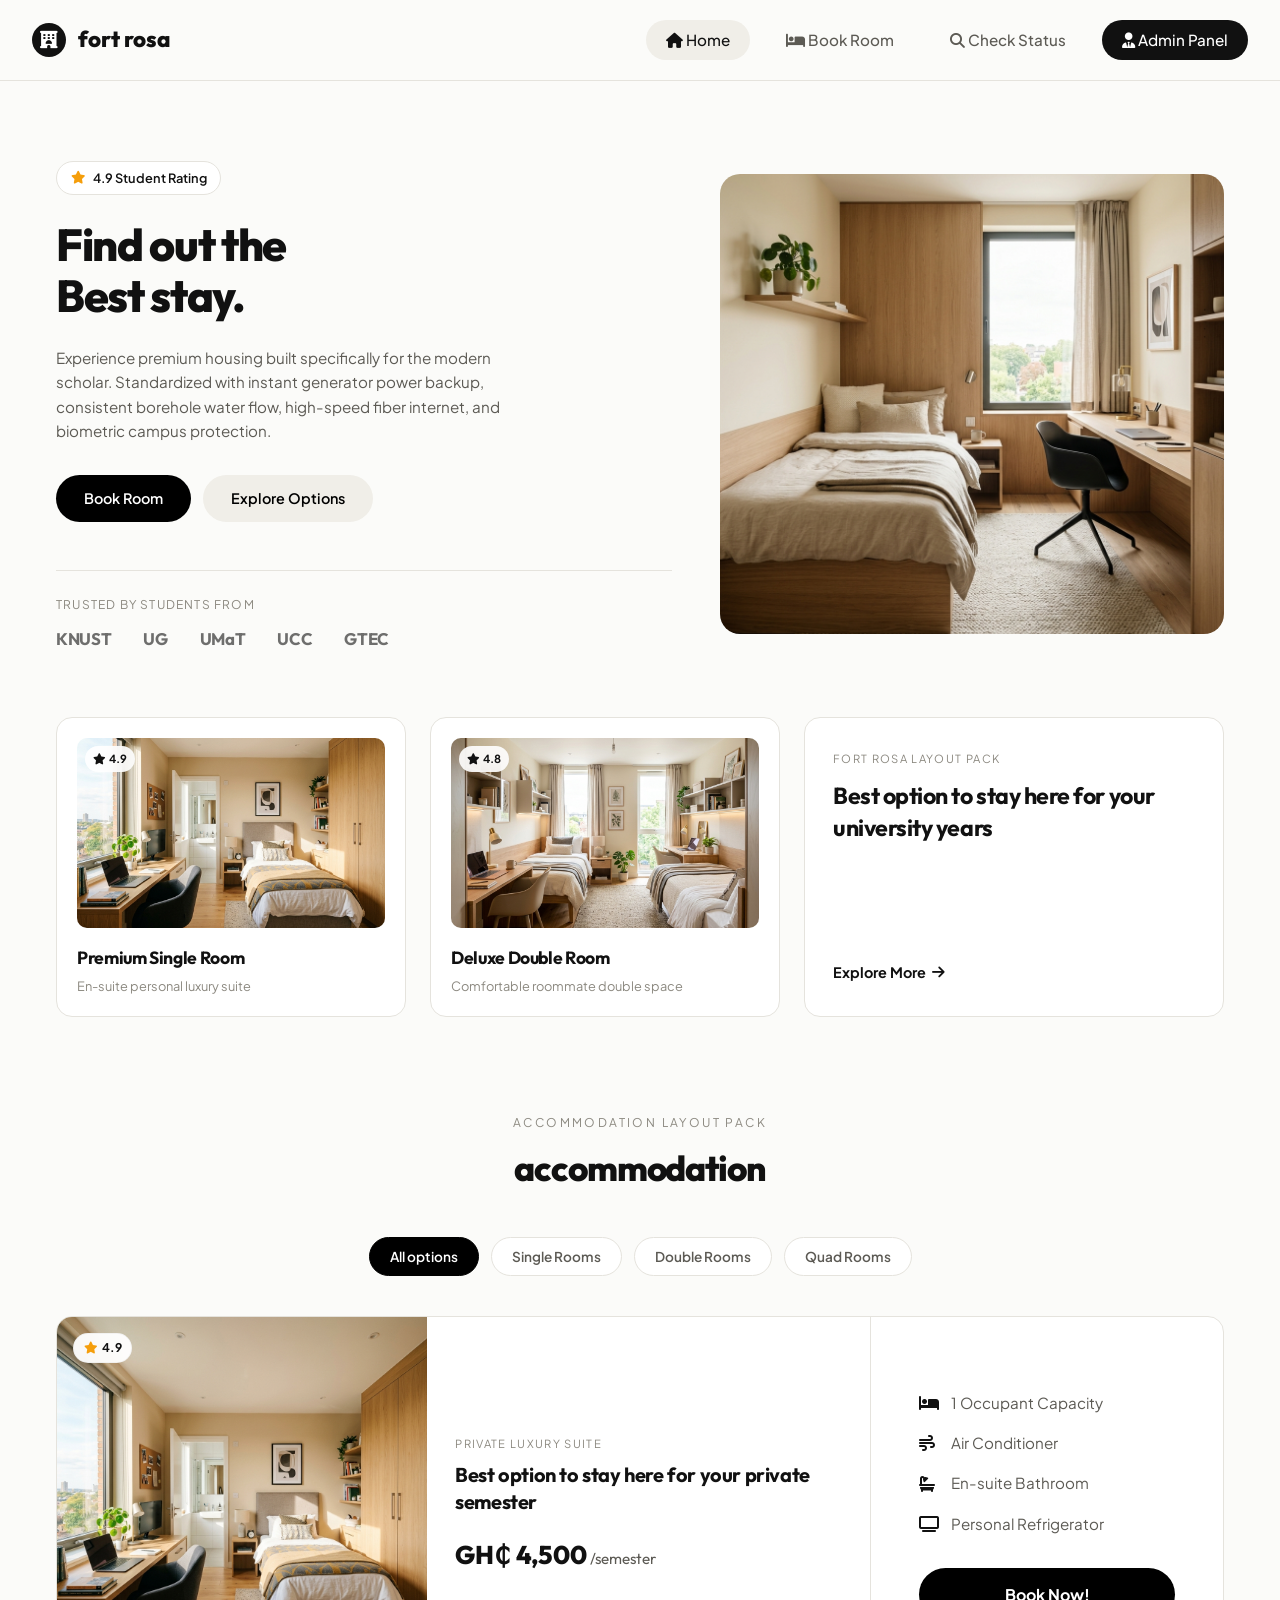
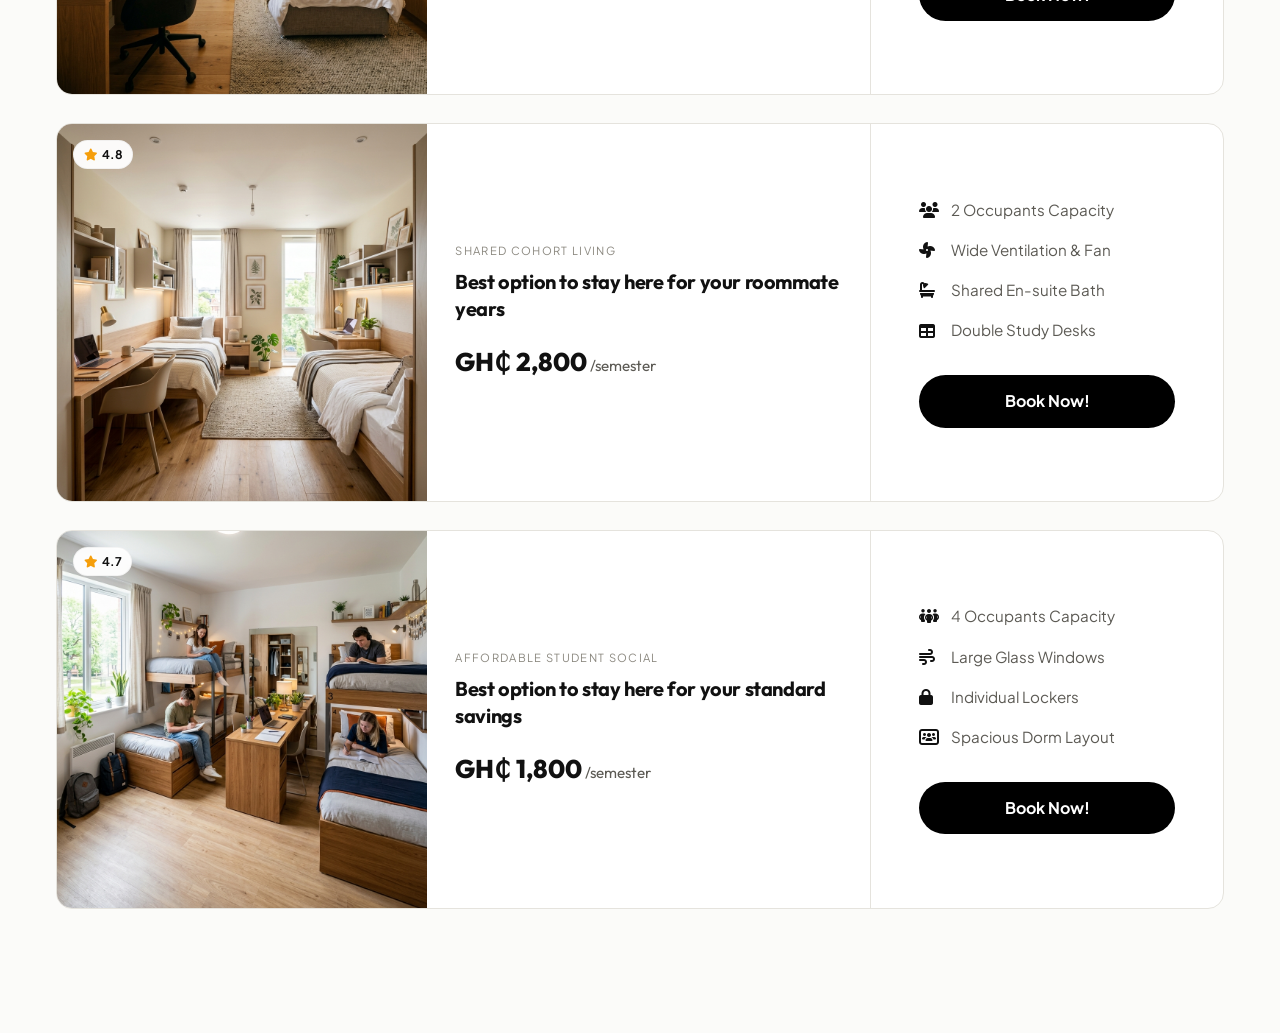
<file: index.html>
<!DOCTYPE html>
<html lang="en">
<head>
  <meta charset="UTF-8">
  <meta name="viewport" content="width=device-width, initial-scale=1.0, maximum-scale=1.0, user-scalable=no">
  <title>Fort Rosa - Premium Student Housing</title>
  <!-- Google Fonts & Font Awesome Icons -->
  <link rel="stylesheet" href="https://cdnjs.cloudflare.com/ajax/libs/font-awesome/6.4.0/css/all.min.css">
  <link rel="stylesheet" href="style.css">
  <link rel="manifest" href="manifest.json">
  <meta name="theme-color" content="#111111">
  <link rel="icon" type="image/svg+xml" href="icon.svg">
  <style>
    html {
      scroll-behavior: smooth;
    }
    
    /* Hero section styles */
    .hero-container {
      display: grid;
      grid-template-columns: 1.1fr 0.9fr;
      gap: 3rem;
      align-items: center;
      padding: 3rem 0 4rem;
    }
    
    .hero-text .rating-badge {
      display: inline-flex;
      align-items: center;
      gap: 0.5rem;
      padding: 0.35rem 0.85rem;
      background: #ffffff;
      border: 1px solid var(--border-color);
      border-radius: 50px;
      font-size: 0.8rem;
      color: #111111;
      font-weight: 600;
      margin-bottom: 1.5rem;
    }
    
    .hero-text .rating-badge i {
      color: #f59e0b;
    }
    
    .hero-text h1 {
      font-size: 2.8rem;
      line-height: 1.15;
      font-weight: 800;
      color: #111111;
      margin-bottom: 1.5rem;
      letter-spacing: -0.03em;
    }
    
    .hero-text p {
      font-size: 0.95rem;
      line-height: 1.6;
      color: var(--text-muted);
      margin-bottom: 2rem;
      max-width: 480px;
    }
    
    .hero-buttons {
      display: flex;
      gap: 0.75rem;
      margin-bottom: 3rem;
    }
    
    .hero-buttons .btn {
      padding: 0.75rem 1.75rem;
      font-size: 0.9rem;
      border-radius: 50px;
    }
    
    .hero-buttons .btn-primary {
      background: #000000;
      color: #ffffff;
    }
    
    .hero-buttons .btn-primary:hover {
      background: #222222;
    }
    
    .hero-buttons .btn-secondary {
      background: #f0eee8;
      color: #000000;
      border: none;
    }
    
    .hero-buttons .btn-secondary:hover {
      background: #e5e3dd;
    }
    
    .trusted-by {
      border-top: 1px solid var(--border-color);
      padding-top: 1.5rem;
    }
    
    .trusted-by span {
      font-size: 0.75rem;
      text-transform: uppercase;
      letter-spacing: 0.1em;
      color: var(--text-dark);
      display: block;
      margin-bottom: 0.75rem;
    }
    
    .logo-row {
      display: flex;
      gap: 2rem;
      align-items: center;
      opacity: 0.6;
    }
    
    .logo-row font {
      font-family: var(--font-title);
      font-weight: 700;
      font-size: 1.05rem;
      color: #111111;
      letter-spacing: -0.02em;
    }
    
    .hero-image-wrapper {
      position: relative;
    }
    
    .hero-image-wrapper img {
      width: 100%;
      height: 460px;
      object-fit: cover;
      border-radius: 20px;
    }
    
    /* Middle Showcase Grid layout */
    .middle-grid {
      display: grid;
      grid-template-columns: 1fr 1fr 1.2fr;
      gap: 1.5rem;
      margin-bottom: 4rem;
      align-items: stretch;
    }
    
    .middle-card {
      background: #ffffff;
      border: 1px solid var(--border-color);
      border-radius: 16px;
      padding: 1.25rem;
      display: flex;
      flex-direction: column;
      transition: var(--transition);
      position: relative;
    }
    
    .middle-card:hover {
      transform: translateY(-4px);
      box-shadow: 0 8px 25px rgba(0, 0, 0, 0.03);
    }
    
    .middle-card img {
      width: 100%;
      height: 190px;
      object-fit: cover;
      border-radius: 10px;
      margin-bottom: 1rem;
    }
    
    .middle-card .rating-tag {
      position: absolute;
      top: 1.75rem;
      left: 1.75rem;
      background: rgba(255, 255, 255, 0.9);
      backdrop-filter: blur(8px);
      padding: 0.25rem 0.5rem;
      border-radius: 50px;
      font-size: 0.7rem;
      font-weight: 700;
      display: flex;
      align-items: center;
      gap: 0.2rem;
      color: #111111;
    }
    
    .middle-card h3 {
      font-size: 1.1rem;
      margin-bottom: 0.2rem;
      color: #111111;
    }
    
    .middle-card p {
      font-size: 0.8rem;
      color: var(--text-dark);
    }
    
    /* Style Vacations Text Card */
    .middle-text-card {
      background: #ffffff;
      border: 1px solid var(--border-color);
      border-radius: 16px;
      padding: 2rem 1.75rem;
      display: flex;
      flex-direction: column;
      justify-content: space-between;
      transition: var(--transition);
    }
    
    .middle-text-card:hover {
      transform: translateY(-4px);
      box-shadow: 0 8px 25px rgba(0, 0, 0, 0.03);
    }
    
    .middle-text-card .sub {
      font-size: 0.7rem;
      text-transform: uppercase;
      letter-spacing: 0.12em;
      color: var(--text-dark);
      margin-bottom: 0.75rem;
      display: block;
    }
    
    .middle-text-card h2 {
      font-size: 1.45rem;
      line-height: 1.35;
      font-weight: 700;
      color: #111111;
      margin-bottom: 1.5rem;
    }
    
    .middle-text-card a {
      font-size: 0.9rem;
      color: #111111;
      text-decoration: none;
      font-weight: 700;
      display: inline-flex;
      align-items: center;
      gap: 0.4rem;
      transition: var(--transition);
    }
    
    .middle-text-card a:hover {
      gap: 0.6rem;
    }
    
    /* Accommodation layout styling */
    .accommodation-section {
      padding: 2rem 0 4rem;
    }
    
    .accommodation-header {
      text-align: center;
      margin-bottom: 2.5rem;
    }
    
    .accommodation-header .sub {
      font-size: 0.75rem;
      text-transform: uppercase;
      letter-spacing: 0.2em;
      color: var(--text-dark);
      margin-bottom: 0.5rem;
      display: block;
    }
    
    .accommodation-header h2 {
      font-size: 2.2rem;
      font-weight: 800;
      letter-spacing: -0.03em;
      color: #111111;
      text-transform: lowercase;
    }
    
    /* Tabs selector mock */
    .mock-tabs {
      display: flex;
      justify-content: center;
      gap: 0.75rem;
      margin-bottom: 2.5rem;
    }
    
    .tab-pill {
      padding: 0.5rem 1.25rem;
      border: 1px solid var(--border-color);
      background: #ffffff;
      border-radius: 50px;
      font-size: 0.85rem;
      font-weight: 600;
      color: var(--text-muted);
      cursor: pointer;
      transition: var(--transition);
    }
    
    .tab-pill.active, .tab-pill:hover {
      background: #000000;
      border-color: #000000;
      color: #ffffff;
    }
    
    /* Horizontal Room Card layouts */
    .horiz-card {
      display: grid;
      grid-template-columns: 1fr 1.2fr 0.95fr;
      background: #ffffff;
      border: 1px solid var(--border-color);
      border-radius: 16px;
      overflow: hidden;
      margin-bottom: 1.75rem;
      transition: var(--transition);
    }
    
    .horiz-card:hover {
      transform: translateY(-4px);
      box-shadow: 0 10px 30px rgba(0, 0, 0, 0.04);
    }
    
    .horiz-img-wrapper {
      position: relative;
      height: 100%;
      min-height: 220px;
    }
    
    .horiz-img-wrapper img {
      width: 100%;
      height: 100%;
      object-fit: cover;
    }
    
    .horiz-img-wrapper .rating-badge {
      position: absolute;
      top: 1rem;
      left: 1rem;
      background: rgba(255, 255, 255, 0.95);
      backdrop-filter: blur(8px);
      padding: 0.25rem 0.6rem;
      border-radius: 50px;
      font-size: 0.75rem;
      font-weight: 700;
      display: flex;
      align-items: center;
      gap: 0.25rem;
      color: #111111;
      border: 1px solid rgba(0,0,0,0.04);
    }
    
    .horiz-img-wrapper .rating-badge i {
      color: #f59e0b;
    }
    
    .horiz-details {
      padding: 1.75rem;
      display: flex;
      flex-direction: column;
      justify-content: center;
      border-right: 1px solid var(--border-color);
    }
    
    .horiz-details .sub {
      font-size: 0.7rem;
      text-transform: uppercase;
      color: var(--text-dark);
      letter-spacing: 0.12em;
      margin-bottom: 0.5rem;
      display: block;
    }
    
    .horiz-details h3 {
      font-size: 1.25rem;
      line-height: 1.35;
      margin-bottom: 1.25rem;
      color: #111111;
    }
    
    .horiz-details .price-row {
      display: flex;
      flex-direction: column;
      gap: 0.2rem;
    }
    
    .horiz-details .price {
      font-size: 1.6rem;
      font-weight: 800;
      color: #111111;
      font-family: var(--font-title);
    }
    
    .horiz-details .price span {
      font-size: 0.95rem;
      color: var(--text-muted);
      font-weight: 400;
    }
    
    .horiz-features {
      padding: 3rem;
      display: flex;
      flex-direction: column;
      justify-content: center;
    }
    
    .horiz-features .spec-grid {
      display: grid;
      grid-template-columns: 1fr;
      gap: 1rem;
      margin-bottom: 2rem;
    }
    
    .spec-item {
      display: flex;
      align-items: center;
      gap: 0.75rem;
      font-size: 0.95rem;
      color: var(--text-muted);
    }
    
    .spec-item i {
      color: #111111;
      font-size: 1rem;
      width: 20px;
    }
    
    .horiz-features .btn-book {
      background: #000000;
      color: #ffffff;
      padding: 0.85rem 1.5rem;
      border-radius: 50px;
      text-align: center;
      text-decoration: none;
      font-weight: 700;
      transition: var(--transition);
    }
    
    .horiz-features .btn-book:hover {
      background: #222222;
      transform: translateY(-2px);
    }
    
    @media (max-width: 968px) {
      .hero-container {
        grid-template-columns: 1fr;
        text-align: center;
        gap: 3rem;
      }
      .hero-text h1 {
        font-size: 3rem;
      }
      .hero-text p {
        margin-left: auto;
        margin-right: auto;
      }
      .hero-buttons {
        justify-content: center;
      }
      .logo-row {
        justify-content: center;
      }
      .middle-grid {
        grid-template-columns: 1fr;
      }
      .horiz-card {
        grid-template-columns: 1fr;
      }
      .horiz-details {
        border-right: none;
        border-bottom: 1px solid var(--border-color);
        padding: 2rem;
      }
      .horiz-features {
        padding: 2rem;
      }
    }
  </style>
</head>
<body>

  <!-- Navigation Bar -->
  <nav class="navbar">
    <a href="index.html" class="logo" id="logoLink">
      <i class="fa-solid fa-hotel"></i>
      fort rosa
    </a>
    <div class="nav-links">
      <a href="index.html" class="active"><i class="fa-solid fa-house"></i> Home</a>
      <a href="bookings.html"><i class="fa-solid fa-bed"></i> Book Room</a>
      <a href="bookings.html?tab=status"><i class="fa-solid fa-magnifying-glass"></i> Check Status</a>
      <a href="login.html" class="btn-portal"><i class="fa-solid fa-user-tie"></i> Admin Panel</a>
    </div>
  </nav>

  <!-- Main Container -->
  <main class="container">

    <!-- HERO SECTION -->
    <section class="hero-container">
      <div class="hero-text">
        <div class="rating-badge">
          <i class="fa-solid fa-star"></i> 4.9 Student Rating
        </div>
        <h1>Find out the<br>Best stay.</h1>
        <p>
          Experience premium housing built specifically for the modern scholar. Standardized with instant generator power backup, consistent borehole water flow, high-speed fiber internet, and biometric campus protection.
        </p>
        <div class="hero-buttons">
          <a href="bookings.html" class="btn btn-primary">Book Room</a>
          <a href="#accommodationSection" class="btn btn-secondary">Explore Options</a>
        </div>
        <div class="trusted-by">
          <span>Trusted by students from</span>
          <div class="logo-row">
            <font>KNUST</font>
            <font>UG</font>
            <font>UMaT</font>
            <font>UCC</font>
            <font>GTEC</font>
          </div>
        </div>
      </div>
      <div class="hero-image-wrapper">
        <!-- Render the generated premium bedroom image -->
        <img src="hero_bedroom.png" alt="Premium Student Room">
      </div>
    </section>

    <!-- MIDDLE CARD SECTION -->
    <section class="middle-grid">
      <!-- Card 1 -->
      <div class="middle-card">
        <div class="rating-tag"><i class="fa-solid fa-star"></i> 4.9</div>
        <img src="room_single.png" alt="Premium Single Room">
        <h3>Premium Single Room</h3>
        <p>En-suite personal luxury suite</p>
      </div>
      <!-- Card 2 -->
      <div class="middle-card">
        <div class="rating-tag"><i class="fa-solid fa-star"></i> 4.8</div>
        <img src="room_double.png" alt="Deluxe Double Room">
        <h3>Deluxe Double Room</h3>
        <p>Comfortable roommate double space</p>
      </div>
      <!-- Card 3 (Vacations Text Card style) -->
      <div class="middle-text-card">
        <div>
          <span class="sub">Fort Rosa Layout Pack</span>
          <h2>Best option to stay here for your university years</h2>
        </div>
        <a href="#accommodationSection">Explore More <i class="fa-solid fa-arrow-right"></i></a>
      </div>
    </section>

    <!-- ACCOMMODATION / PRICING SECTION -->
    <section id="accommodationSection" class="accommodation-section">
      <div class="accommodation-header">
        <span class="sub">Accommodation Layout Pack</span>
        <h2>accommodation</h2>
      </div>

      <!-- Mock tabs selection based on screenshot -->
      <div class="mock-tabs">
        <div class="tab-pill active" data-target="all">All options</div>
        <div class="tab-pill" data-target="single">Single Rooms</div>
        <div class="tab-pill" data-target="double">Double Rooms</div>
        <div class="tab-pill" data-target="quad">Quad Rooms</div>
      </div>

      <!-- Horizontal Option 1: Premium Single -->
      <div class="horiz-card" data-category="single">
        <div class="horiz-img-wrapper">
          <div class="rating-badge"><i class="fa-solid fa-star"></i> 4.9</div>
          <img src="room_single.png" alt="Premium Single Room">
        </div>
        <div class="horiz-details">
          <span class="sub">Private Luxury Suite</span>
          <h3>Best option to stay here for your private semester</h3>
          <div class="price-row">
            <span class="price">GH₵ 4,500<span> /semester</span></span>
          </div>
        </div>
        <div class="horiz-features">
          <div class="spec-grid">
            <div class="spec-item"><i class="fa-solid fa-bed"></i> 1 Occupant Capacity</div>
            <div class="spec-item"><i class="fa-solid fa-wind"></i> Air Conditioner</div>
            <div class="spec-item"><i class="fa-solid fa-bath"></i> En-suite Bathroom</div>
            <div class="spec-item"><i class="fa-solid fa-tv"></i> Personal Refrigerator</div>
          </div>
          <a href="bookings.html?type=Premium+Single" class="btn-book">Book Now!</a>
        </div>
      </div>

      <!-- Horizontal Option 2: Deluxe Double -->
      <div class="horiz-card" data-category="double">
        <div class="horiz-img-wrapper">
          <div class="rating-badge"><i class="fa-solid fa-star"></i> 4.8</div>
          <img src="room_double.png" alt="Deluxe Double Room">
        </div>
        <div class="horiz-details">
          <span class="sub">Shared Cohort Living</span>
          <h3>Best option to stay here for your roommate years</h3>
          <div class="price-row">
            <span class="price">GH₵ 2,800<span> /semester</span></span>
          </div>
        </div>
        <div class="horiz-features">
          <div class="spec-grid">
            <div class="spec-item"><i class="fa-solid fa-users"></i> 2 Occupants Capacity</div>
            <div class="spec-item"><i class="fa-solid fa-fan"></i> Wide Ventilation & Fan</div>
            <div class="spec-item"><i class="fa-solid fa-bath"></i> Shared En-suite Bath</div>
            <div class="spec-item"><i class="fa-solid fa-table"></i> Double Study Desks</div>
          </div>
          <a href="bookings.html?type=Deluxe+Double" class="btn-book">Book Now!</a>
        </div>
      </div>

      <!-- Horizontal Option 3: Standard Quad -->
      <div class="horiz-card" data-category="quad">
        <div class="horiz-img-wrapper">
          <div class="rating-badge"><i class="fa-solid fa-star"></i> 4.7</div>
          <img src="room_quad.png" alt="Standard Quad Room">
        </div>
        <div class="horiz-details">
          <span class="sub">Affordable Student Social</span>
          <h3>Best option to stay here for your standard savings</h3>
          <div class="price-row">
            <span class="price">GH₵ 1,800<span> /semester</span></span>
          </div>
        </div>
        <div class="horiz-features">
          <div class="spec-grid">
            <div class="spec-item"><i class="fa-solid fa-people-group"></i> 4 Occupants Capacity</div>
            <div class="spec-item"><i class="fa-solid fa-wind"></i> Large Glass Windows</div>
            <div class="spec-item"><i class="fa-solid fa-lock"></i> Individual Lockers</div>
            <div class="spec-item"><i class="fa-solid fa-users-rectangle"></i> Spacious Dorm Layout</div>
          </div>
          <a href="bookings.html?type=Standard+Quad" class="btn-book">Book Now!</a>
        </div>
      </div>

    </section>
  </main>

  <!-- Mobile Bottom Navigation -->
  <div class="mobile-bottom-nav">
    <a href="index.html" class="mobile-tab-item active">
      <i class="fa-solid fa-house"></i>
      <span>Home</span>
    </a>
    <a href="bookings.html" class="mobile-tab-item">
      <i class="fa-solid fa-bed"></i>
      <span>Book Room</span>
    </a>
    <a href="bookings.html?tab=status" class="mobile-tab-item">
      <i class="fa-solid fa-magnifying-glass"></i>
      <span>Check Status</span>
    </a>
  </div>

  <script>
    document.querySelectorAll('.tab-pill').forEach(pill => {
      pill.addEventListener('click', () => {
        document.querySelectorAll('.tab-pill').forEach(p => p.classList.remove('active'));
        pill.classList.add('active');
        
        const target = pill.getAttribute('data-target');
        document.querySelectorAll('.horiz-card').forEach(card => {
          if (target === 'all' || card.getAttribute('data-category') === target) {
            card.style.display = '';
          } else {
            card.style.display = 'none';
          }
        });
      });
    });

    // Register PWA Service Worker
    if ('serviceWorker' in navigator) {
      window.addEventListener('load', () => {
        navigator.serviceWorker.register('./sw.js')
          .then(reg => console.log('Service Worker registered successfully:', reg.scope))
          .catch(err => console.log('Service Worker registration failed:', err));
      });
    }
  </script>

</body>
</html>
</file>
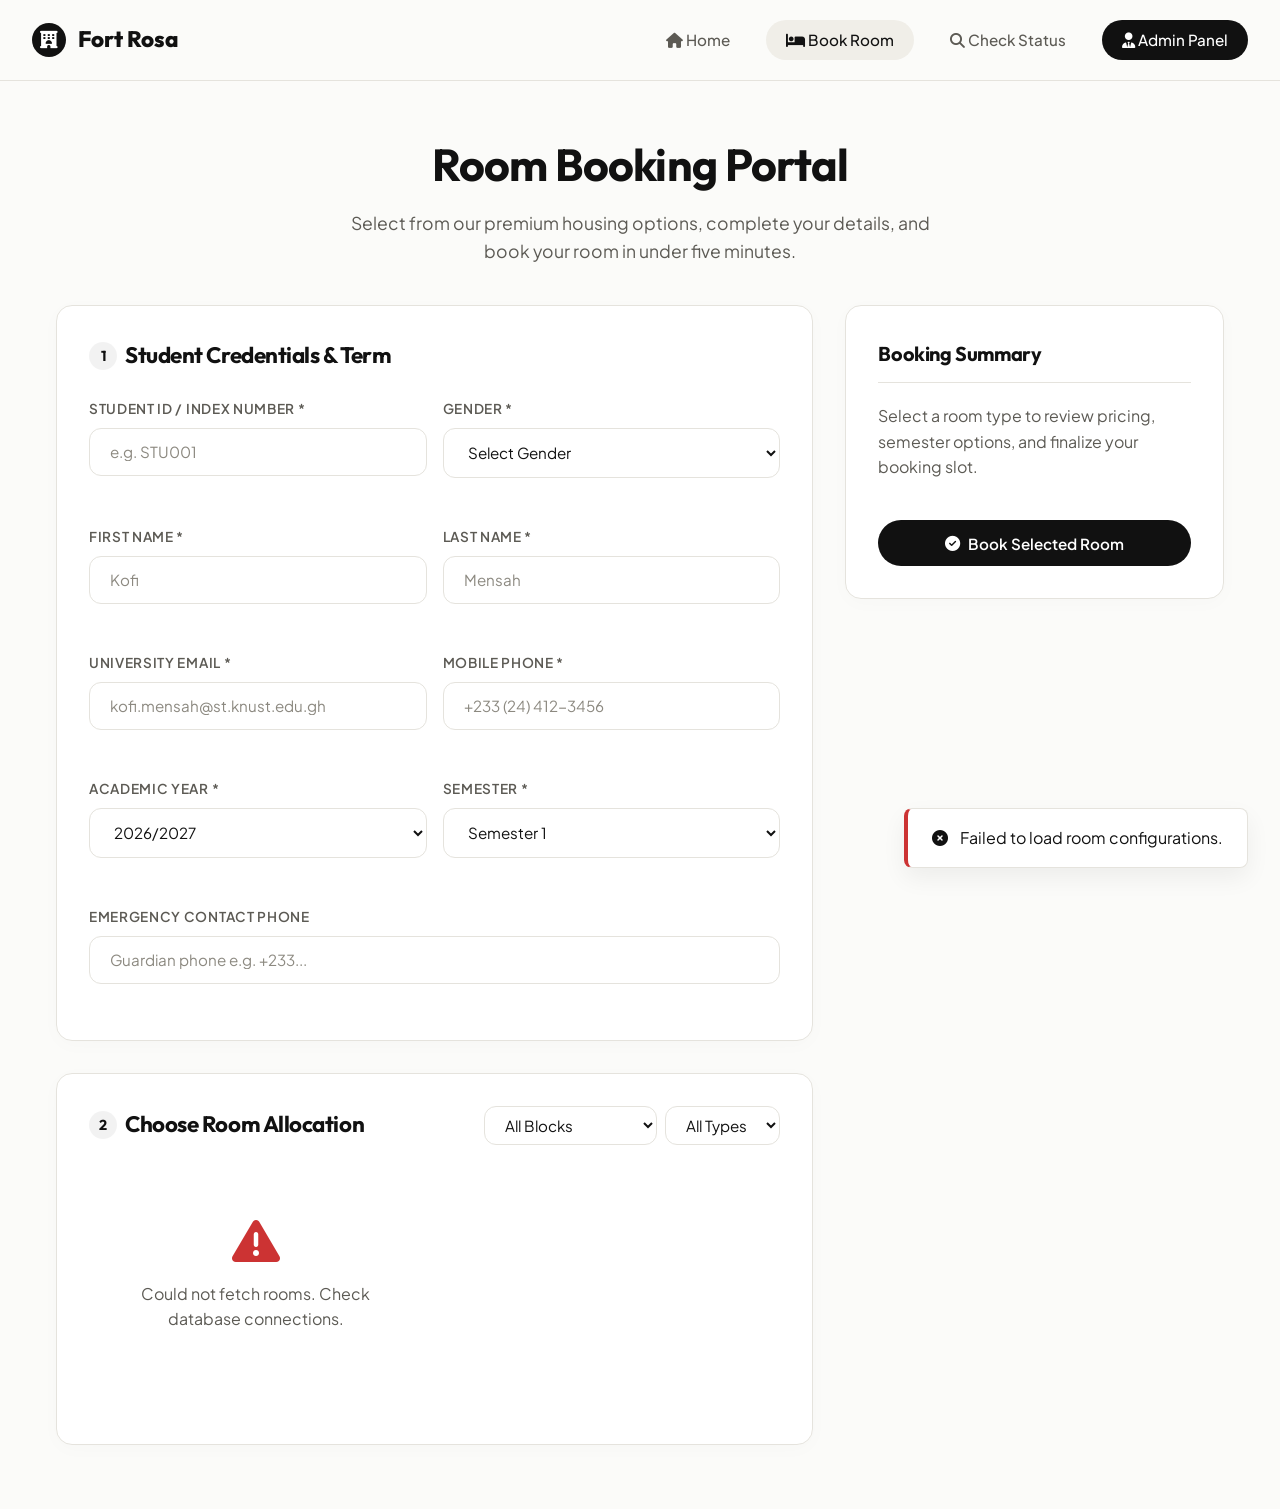
<file: bookings.html>
<!DOCTYPE html>
<html lang="en">
<head>
  <meta charset="UTF-8">
  <meta name="viewport" content="width=device-width, initial-scale=1.0, maximum-scale=1.0, user-scalable=no">
  <title>Fort Rosa - Room Reservation Portal</title>
  <!-- Google Fonts & Font Awesome Icons -->
  <link rel="stylesheet" href="https://cdnjs.cloudflare.com/ajax/libs/font-awesome/6.4.0/css/all.min.css">
  <link rel="stylesheet" href="style.css">
  <link rel="manifest" href="manifest.json">
  <meta name="theme-color" content="#111111">
  <link rel="icon" type="image/svg+xml" href="icon.svg">
</head>
<body>

  <!-- Navigation Bar -->
  <nav class="navbar">
    <a href="index.html" class="nav-back-btn"><i class="fa-solid fa-chevron-left"></i></a>
    <a href="index.html" class="logo" id="logoLink">
      <i class="fa-solid fa-hotel"></i>
      Fort Rosa
    </a>
    <div class="nav-links">
      <a href="index.html"><i class="fa-solid fa-house"></i> Home</a>
      <a href="bookings.html" class="active" id="navHome"><i class="fa-solid fa-bed"></i> Book Room</a>
      <a href="#" id="navCheckStatus"><i class="fa-solid fa-magnifying-glass"></i> Check Status</a>
      <a href="login.html" class="btn-portal" id="navAdminPortal"><i class="fa-solid fa-user-tie"></i> Admin Panel</a>
    </div>
    <div class="mobile-nav-placeholder"></div>
  </nav>

  <!-- Toast Notifications Container -->
  <div class="toast-container" id="toastContainer"></div>

  <!-- Main Container -->
  <main class="container">

    <header id="portalHeader" style="text-align: center; margin-bottom: 2.5rem; margin-top: 1rem;">
      <h1>Room Booking Portal</h1>
      <p style="font-size: 1.1rem; max-width: 600px; margin: 0.5rem auto 0; color: var(--text-muted);">
        Select from our premium housing options, complete your details, and book your room in under five minutes.
      </p>
    </header>

    <!-- TAB SECTION 1: BOOKING ENGINE (DEFAULT VIEW) -->
    <div id="bookingView">
      <div class="booking-grid">
        
        <!-- Booking Form & Room Picker -->
        <section>
          <!-- Step 1: Student Information -->
          <div class="card">
            <h2 style="font-size: 1.4rem; display: flex; align-items: center; gap: 0.5rem; color: var(--primary);">
              <span style="background: var(--primary-glow); width: 28px; height: 28px; border-radius: 50%; display: inline-flex; align-items: center; justify-content: center; font-size: 0.9rem; color: var(--primary);">1</span>
              Student Credentials & Term
            </h2>
            <form id="bookingForm" onsubmit="event.preventDefault();">
              <div class="form-row">
                <div class="form-group">
                  <label for="student_number">Student ID / Index Number *</label>
                  <input type="text" id="student_number" placeholder="e.g. STU001" required>
                </div>
                <div class="form-group">
                  <label for="gender">Gender *</label>
                  <select id="gender" required>
                    <option value="" disabled selected>Select Gender</option>
                    <option value="Male">Male</option>
                    <option value="Female">Female</option>
                  </select>
                </div>
              </div>

              <div class="form-row">
                <div class="form-group">
                  <label for="first_name">First Name *</label>
                  <input type="text" id="first_name" placeholder="Kofi" required>
                </div>
                <div class="form-group">
                  <label for="last_name">Last Name *</label>
                  <input type="text" id="last_name" placeholder="Mensah" required>
                </div>
              </div>

              <div class="form-row">
                <div class="form-group">
                  <label for="email">University Email *</label>
                  <input type="email" id="email" placeholder="kofi.mensah@st.knust.edu.gh" required>
                </div>
                <div class="form-group">
                  <label for="phone_number">Mobile Phone *</label>
                  <input type="tel" id="phone_number" placeholder="+233 (24) 412-3456" required>
                </div>
              </div>

              <div class="form-row">
                <div class="form-group">
                  <label for="academic_year">Academic Year *</label>
                  <select id="academic_year" required>
                    <option value="2026/2027" selected>2026/2027</option>
                    <option value="2027/2028">2027/2028</option>
                  </select>
                </div>
                <div class="form-group">
                  <label for="semester">Semester *</label>
                  <select id="semester" required>
                    <option value="1" selected>Semester 1</option>
                    <option value="2">Semester 2</option>
                  </select>
                </div>
              </div>

              <div class="form-group">
                <label for="emergency_contact">Emergency Contact Phone</label>
                <input type="tel" id="emergency_contact" placeholder="Guardian phone e.g. +233...">
              </div>
            </form>
          </div>

          <!-- Step 2: Interactive Room Selector -->
          <div class="card">
            <div style="display: flex; justify-content: space-between; align-items: center; margin-bottom: 1.5rem; flex-wrap: wrap; gap: 1rem;">
              <h2 style="font-size: 1.4rem; display: flex; align-items: center; gap: 0.5rem; color: var(--primary); margin-bottom: 0;">
                <span style="background: var(--primary-glow); width: 28px; height: 28px; border-radius: 50%; display: inline-flex; align-items: center; justify-content: center; font-size: 0.9rem; color: var(--primary);">2</span>
                Choose Room Allocation
              </h2>
              <div style="display: flex; gap: 0.5rem;" id="filterBlockWrapper">
                <select id="blockFilter" style="width: auto; padding: 0.5rem 1rem;">
                  <option value="all">All Blocks</option>
                  <option value="Block A">Block A (Male)</option>
                  <option value="Block B">Block B (Female)</option>
                </select>
                <select id="typeFilter" style="width: auto; padding: 0.5rem 1rem;">
                  <option value="all">All Types</option>
                </select>
              </div>
            </div>

            <!-- Rooms Grid -->
            <div class="room-selection-grid" id="roomSelectionGrid">
              <div class="empty-state">
                <i class="fa-solid fa-spinner fa-spin"></i>
                <p>Loading available rooms...</p>
              </div>
            </div>
          </div>
        </section>

        <!-- Booking summary panel -->
        <aside>
          <div class="card" style="position: sticky; top: 90px;">
            <h3 style="font-size: 1.25rem; margin-bottom: 1.25rem; border-bottom: 1px solid var(--border-color); padding-bottom: 0.75rem;">
              Booking Summary
            </h3>
            
            <div id="bookingSummaryDetails">
              <p style="margin-bottom: 1.5rem;">Select a room type to review pricing, semester options, and finalize your booking slot.</p>
            </div>

            <button type="button" class="btn btn-primary" style="width: 100%; margin-top: 1rem;" id="btnSubmitBooking" disabled>
              <i class="fa-solid fa-circle-check"></i> Book Selected Room
            </button>
          </div>
        </aside>

      </div>
    </div>

    <!-- TAB SECTION 2: CHECK STATUS & PAY (HIDDEN BY DEFAULT) -->
    <div id="statusView" style="display: none;">
      <div class="card">
        <h2>Check Status</h2>
        <p class="mobile-hide-text" style="margin-bottom: 1.5rem;">
          Enter your university student ID or registered email to view the progress of your room request, reference numbers, or make transaction payments.
        </p>

        <div class="search-banner">
          <div class="form-group">
            <label for="searchQuery">Student Number / Index or Email Address</label>
            <input type="text" id="searchQuery" placeholder="e.g. STU001 or kofi.mensah@st.knust.edu.gh">
          </div>
          <button class="btn btn-primary" id="btnSearchBooking" style="height: 48px;">
            <i class="fa-solid fa-magnifying-glass"></i> Search
          </button>
        </div>

        <div id="searchResults" style="margin-top: 2rem;">
          <!-- Search results will populate dynamically -->
          <div class="empty-state" id="searchEmptyState" style="display: none;">
            <i class="fa-solid fa-folder-open"></i>
            <p>No bookings found. Please check your credentials or register a booking.</p>
          </div>
        </div>
      </div>
    </div>

  </main>

  <!-- MODAL: PAYMENT GATEWAY -->
  <div class="modal-overlay" id="paymentModal">
    <div class="modal-container">
      <div class="modal-header">
        <h3 style="color: var(--primary);"><i class="fa-solid fa-credit-card"></i> Process Secure Payment</h3>
        <button class="modal-close" id="btnClosePaymentModal">&times;</button>
      </div>
      <div class="modal-body">
        <p style="margin-bottom: 1.25rem; font-size: 0.9rem;">
          Please process payment matching the room category rate. Paste your reference code below.
        </p>

        <div class="receipt-box" id="paymentReceipt">
          <div class="receipt-row">
            <span>Booking ID:</span>
            <span id="receiptBookingId">#1024</span>
          </div>
          <div class="receipt-row">
            <span>Room Number:</span>
            <span id="receiptRoomNo">A101 (Block A)</span>
          </div>
          <div class="receipt-row">
            <span>Student Number:</span>
            <span id="receiptStudentNo">STU001</span>
          </div>
          <div class="receipt-row total">
            <span>Amount Due:</span>
            <span id="receiptAmount">GH₵1500.00</span>
          </div>
        </div>

        <form id="paymentForm" onsubmit="event.preventDefault();">
          <input type="hidden" id="payBookingId">
          <input type="hidden" id="payAmount">

          <div class="form-group">
            <label for="payment_method">Select Payment Gateway *</label>
            <select id="payment_method" required>
              <option value="Mobile Money" selected>Mobile Money (MTN, Vodafone, AirtelTigo)</option>
              <option value="Credit Card">Credit/Debit Card (Visa, MasterCard)</option>
              <option value="Bank Transfer">Bank Direct Deposit / Transfer</option>
            </select>
          </div>

          <div class="form-group">
            <label for="transaction_reference">Transaction Reference Code / ID *</label>
            <input type="text" id="transaction_reference" placeholder="e.g. TXN-98420-ABCD" required>
            <small style="color: var(--text-dark); margin-top: 0.25rem; display: block;">
              Copy the transaction reference from your payment confirmation. Must be unique.
            </small>
          </div>

          <div style="display: flex; gap: 1rem; margin-top: 1.5rem;">
            <button type="button" class="btn btn-secondary" style="flex: 1;" id="btnCancelPayment">Cancel</button>
            <button type="submit" class="btn btn-primary" style="flex: 1;" id="btnConfirmPayment">
              <i class="fa-solid fa-lock"></i> Submit Payment
            </button>
          </div>
        </form>
      </div>
    </div>
  </div>

  <!-- Mobile Bottom Navigation -->
  <div class="mobile-bottom-nav">
    <a href="index.html" class="mobile-tab-item">
      <i class="fa-solid fa-house"></i>
      <span>Home</span>
    </a>
    <a href="#" class="mobile-tab-item active" id="mobileNavHome">
      <i class="fa-solid fa-bed"></i>
      <span>Book Room</span>
    </a>
    <a href="#" class="mobile-tab-item" id="mobileNavCheckStatus">
      <i class="fa-solid fa-magnifying-glass"></i>
      <span>Check Status</span>
    </a>
  </div>

  <!-- JavaScript file -->
  <script src="app.js"></script>
</body>
</html>
</file>
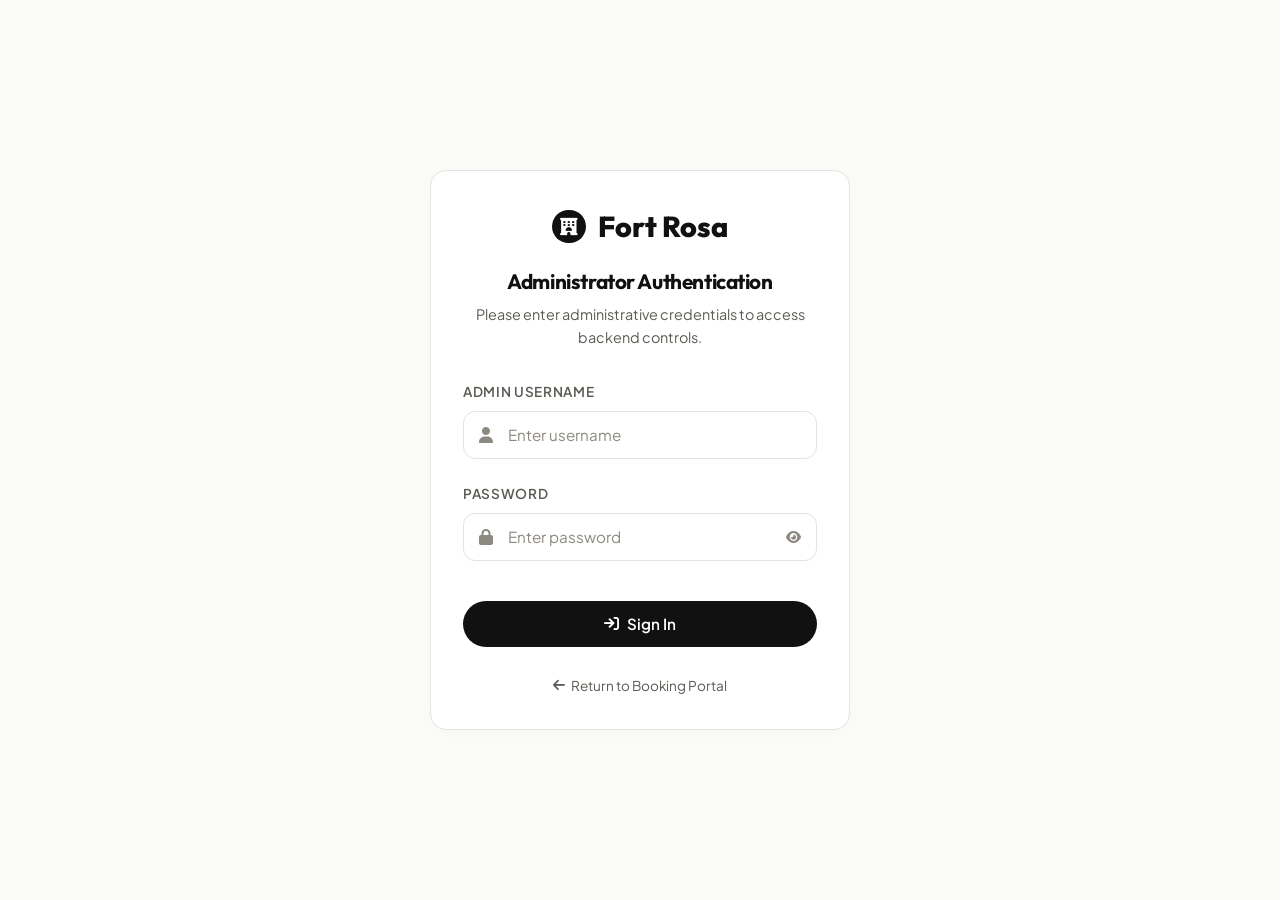
<file: login.html>
<!DOCTYPE html>
<html lang="en">
<head>
  <meta charset="UTF-8">
  <meta name="viewport" content="width=device-width, initial-scale=1.0, maximum-scale=1.0, user-scalable=no">
  <title>Fort Rosa - Administrative Login</title>
  <!-- Google Fonts & Font Awesome Icons -->
  <link rel="stylesheet" href="https://cdnjs.cloudflare.com/ajax/libs/font-awesome/6.4.0/css/all.min.css">
  <link rel="stylesheet" href="style.css">
  <link rel="manifest" href="manifest.json">
  <meta name="theme-color" content="#111111">
  <link rel="icon" type="image/svg+xml" href="icon.svg">
</head>
<body style="display: flex; align-items: center; justify-content: center; min-height: 100vh;">

  <!-- Toast Notifications Container -->
  <div class="toast-container" id="toastContainer"></div>

  <!-- Login Card Container -->
  <div class="card" style="width: 100%; max-width: 420px; margin: 1.5rem; animation: fadeIn 0.5s ease;">
    
    <!-- Header -->
    <div style="text-align: center; margin-bottom: 2rem;">
      <a href="index.html" class="logo" style="justify-content: center; font-size: 1.8rem; margin-bottom: 1rem;">
        <i class="fa-solid fa-hotel"></i>
        Fort Rosa
      </a>
      <h2 style="font-size: 1.3rem; margin-bottom: 0.25rem;">Administrator Authentication</h2>
      <p style="font-size: 0.9rem; color: var(--text-muted);">Please enter administrative credentials to access backend controls.</p>
    </div>

    <!-- Login Form -->
    <form id="loginForm" onsubmit="event.preventDefault();">
      <div class="form-group">
        <label for="username">Admin Username</label>
        <div style="position: relative;">
          <input type="text" id="username" placeholder="Enter username" style="padding-left: 2.75rem;" required>
          <i class="fa-solid fa-user" style="position: absolute; left: 1rem; top: 50%; transform: translateY(-50%); color: var(--text-dark);"></i>
        </div>
      </div>

      <div class="form-group">
        <label for="password">Password</label>
        <div style="position: relative;">
          <input type="password" id="password" placeholder="Enter password" style="padding-left: 2.75rem; padding-right: 2.75rem;" required>
          <i class="fa-solid fa-lock" style="position: absolute; left: 1rem; top: 50%; transform: translateY(-50%); color: var(--text-dark);"></i>
          <button type="button" id="btnTogglePassword" style="position: absolute; right: 1rem; top: 50%; transform: translateY(-50%); background: none; border: none; color: var(--text-dark); cursor: pointer;">
            <i class="fa-solid fa-eye"></i>
          </button>
        </div>
      </div>

      <button type="submit" class="btn btn-primary" style="width: 100%; margin-top: 1rem;" id="btnLogin">
        <i class="fa-solid fa-arrow-right-to-bracket"></i> Sign In
      </button>

      <div style="text-align: center; margin-top: 1.5rem;">
        <a href="bookings.html" style="color: var(--text-muted); font-size: 0.85rem; text-decoration: none; display: inline-flex; align-items: center; gap: 0.4rem; transition: var(--transition);">
          <i class="fa-solid fa-arrow-left"></i> Return to Booking Portal
        </a>
      </div>
    </form>
  </div>

  <script>
    // Toast Notification System
    function showToast(message, type = 'info') {
      const container = document.getElementById('toastContainer');
      const toast = document.createElement('div');
      toast.className = `toast ${type}`;
      let icon = 'fa-circle-info';
      if (type === 'success') icon = 'fa-circle-check';
      if (type === 'error') icon = 'fa-circle-xmark';
      if (type === 'warning') icon = 'fa-triangle-exclamation';

      toast.innerHTML = `
        <i class="fa-solid ${icon}"></i>
        <span>${message}</span>
      `;
      container.appendChild(toast);
      setTimeout(() => toast.classList.add('active'), 10);
      setTimeout(() => {
        toast.classList.remove('active');
        setTimeout(() => toast.remove(), 350);
      }, 4000);
    }

    // Toggle Password Visibility
    const btnTogglePassword = document.getElementById('btnTogglePassword');
    const passwordInput = document.getElementById('password');
    btnTogglePassword.addEventListener('click', () => {
      const isPassword = passwordInput.getAttribute('type') === 'password';
      passwordInput.setAttribute('type', isPassword ? 'text' : 'password');
      btnTogglePassword.innerHTML = `<i class="fa-solid ${isPassword ? 'fa-eye-slash' : 'fa-eye'}"></i>`;
    });

    // Handle Form Submit
    const loginForm = document.getElementById('loginForm');
    const btnLogin = document.getElementById('btnLogin');
    // Set this to your production backend URL (e.g., 'http://localhost:5000') if the frontend is hosted separately.
    // Leave it as null if the frontend and backend are served together from the same host.
    const PRODUCTION_BACKEND_URL = "https://edc26909e275dd.lhr.life";

    const API_BASE = PRODUCTION_BACKEND_URL 
      ? `${PRODUCTION_BACKEND_URL}/api`
      : ((window.location.hostname === 'localhost' || window.location.hostname === '127.0.0.1') && window.location.port !== '5000'
          ? `${window.location.protocol}//${window.location.hostname}:5000/api`
          : '/api');

    loginForm.addEventListener('submit', async (e) => {
      e.preventDefault();
      btnLogin.disabled = true;
      btnLogin.innerHTML = '<i class="fa-solid fa-spinner fa-spin"></i> Authenticating...';

      const username = document.getElementById('username').value.trim();
      const password = passwordInput.value;

      try {
        const res = await fetch(`${API_BASE}/admin/login`, {
          method: 'POST',
          headers: { 'Content-Type': 'application/json' },
          body: JSON.stringify({ username, password })
        });
        const json = await res.json();

        if (json.success) {
          showToast('Authentication successful. Redirecting...', 'success');
          sessionStorage.setItem('adminToken', json.token);
          setTimeout(() => {
            window.location.href = 'admin.html';
          }, 1000);
        } else {
          showToast(json.message || 'Invalid credentials.', 'error');
          btnLogin.disabled = false;
          btnLogin.innerHTML = '<i class="fa-solid fa-arrow-right-to-bracket"></i> Sign In';
        }
      } catch (error) {
        showToast('Connection to login server failed.', 'error');
        btnLogin.disabled = false;
        btnLogin.innerHTML = '<i class="fa-solid fa-arrow-right-to-bracket"></i> Sign In';
      }
    });
  </script>
</body>
</html>
</file>
<file: style.css>
@import url('https://fonts.googleapis.com/css2?family=Outfit:wght@300;400;500;600;700;800&family=Plus+Jakarta+Sans:wght@300;400;500;600;700&display=swap');

:root {
  --bg-primary: #fbfbf9;
  --bg-secondary: #ffffff;
  --bg-card: #ffffff;
  --bg-card-hover: #f7f6f2;
  --border-color: #e5e3dd;
  --border-hover: #cccac3;
  
  --primary: #111111;
  --primary-hover: #333333;
  --primary-glow: rgba(0, 0, 0, 0.05);
  
  --secondary: #6e6b64;
  --secondary-hover: #111111;
  
  --text-primary: #111111;
  --text-muted: #5c5a54;
  --text-dark: #8c8980;
  
  --success: #1e7d55;
  --success-glow: #e8f5ee;
  --warning: #b37400;
  --warning-glow: #fdf5e6;
  --danger: #cc3333;
  --danger-glow: #fdeaea;
  --info: #0077b3;
  --info-glow: #e6f4fc;

  --font-title: 'Outfit', sans-serif;
  --font-body: 'Plus Jakarta Sans', sans-serif;
  
  --radius-sm: 30px;
  --radius-md: 16px;
  --radius-lg: 24px;
  
  --transition: all 0.25s cubic-bezier(0.25, 0.8, 0.25, 1);
  --shadow: 0 4px 20px rgba(0, 0, 0, 0.02);
}

* {
  box-sizing: border-box;
  margin: 0;
  padding: 0;
  -webkit-tap-highlight-color: transparent;
}

body {
  background-color: var(--bg-primary);
  color: var(--text-primary);
  font-family: var(--font-body);
  min-height: 100vh;
  line-height: 1.6;
}

/* Typography */
h1, h2, h3, h4, h5, h6 {
  font-family: var(--font-title);
  font-weight: 700;
  letter-spacing: -0.02em;
}

h1 {
  font-size: 2.8rem;
  color: var(--text-primary);
}

h2 {
  font-size: 1.8rem;
  margin-bottom: 1.5rem;
}

p {
  color: var(--text-muted);
}

/* Scrollbar styling */
::-webkit-scrollbar {
  width: 8px;
  height: 8px;
}
::-webkit-scrollbar-track {
  background: var(--bg-primary);
}
::-webkit-scrollbar-thumb {
  background: #e5e3dd;
  border-radius: 4px;
}
::-webkit-scrollbar-thumb:hover {
  background: #c2c0ba;
}

/* Layout Containers */
.container {
  max-width: 1200px;
  margin: 0 auto;
  padding: 2rem 1rem;
}

/* Navbar */
.navbar {
  display: flex;
  justify-content: space-between;
  align-items: center;
  padding: 1.25rem 2rem;
  background: rgba(251, 251, 249, 0.9);
  backdrop-filter: blur(12px);
  border-bottom: 1px solid var(--border-color);
  position: sticky;
  top: 0;
  z-index: 100;
}

.logo {
  display: flex;
  align-items: center;
  gap: 0.75rem;
  font-family: var(--font-title);
  font-size: 1.4rem;
  font-weight: 800;
  text-decoration: none;
  color: var(--text-primary);
}

.logo i {
  color: #fff;
  background: #111111;
  padding: 0.5rem;
  border-radius: var(--radius-sm);
  font-size: 1.1rem;
}

.nav-links {
  display: flex;
  gap: 1rem;
  align-items: center;
}

.nav-links a {
  color: var(--text-muted);
  text-decoration: none;
  font-weight: 500;
  font-size: 0.95rem;
  transition: var(--transition);
  padding: 0.5rem 1.25rem;
  border-radius: 30px;
}

.nav-links a:hover, .nav-links a.active {
  color: var(--text-primary);
  background: #f0eee8;
}

.nav-links a.btn-portal {
  background: #111111;
  color: white !important;
  border-radius: 30px;
}

.nav-links a.btn-portal:hover {
  background: #333333;
  transform: translateY(-1px);
}

/* Glass Cards */
.card {
  background: var(--bg-card);
  backdrop-filter: blur(12px);
  border: 1px solid var(--border-color);
  border-radius: var(--radius-md);
  padding: 2rem;
  margin-bottom: 2rem;
  box-shadow: var(--shadow);
  transition: var(--transition);
}

.card:hover {
  border-color: var(--border-hover);
}

/* Booking Grid Layout */
.booking-grid {
  display: grid;
  grid-template-columns: 2fr 1fr;
  gap: 2rem;
}

@media (max-width: 900px) {
  .booking-grid {
    grid-template-columns: 1fr;
  }
}

/* Form Styles */
.form-group {
  margin-bottom: 1.5rem;
}

.form-row {
  display: grid;
  grid-template-columns: 1fr 1fr;
  gap: 1rem;
  margin-bottom: 1.5rem;
}

@media (max-width: 600px) {
  .form-row {
    grid-template-columns: 1fr;
    margin-bottom: 0;
  }
  .form-row .form-group {
    margin-bottom: 1.5rem;
  }
}

label {
  display: block;
  font-size: 0.85rem;
  font-weight: 600;
  color: var(--text-muted);
  margin-bottom: 0.5rem;
  text-transform: uppercase;
  letter-spacing: 0.05em;
}

input, select, textarea {
  width: 100%;
  padding: 0.85rem 1.25rem;
  background: #ffffff;
  border: 1px solid var(--border-color);
  border-radius: 12px;
  color: var(--text-primary);
  font-family: var(--font-body);
  font-size: 0.95rem;
  transition: var(--transition);
}

input:focus, select:focus, textarea:focus {
  outline: none;
  border-color: var(--primary);
  box-shadow: 0 0 0 3px rgba(0, 0, 0, 0.04);
  background: #ffffff;
}

input::placeholder {
  color: var(--text-dark);
}

/* Interactive Room Cards (Booking Selection) */
.room-selection-grid {
  display: grid;
  grid-template-columns: repeat(auto-fill, minmax(280px, 1fr));
  gap: 1.5rem;
  margin-bottom: 2rem;
}

.room-card {
  background: var(--bg-card);
  border: 1px solid var(--border-color);
  border-radius: var(--radius-md);
  padding: 1.5rem;
  cursor: pointer;
  transition: var(--transition);
  position: relative;
  overflow: hidden;
}

.room-card::before {
  content: '';
  position: absolute;
  top: 0;
  left: 0;
  width: 4px;
  height: 100%;
  background: var(--primary);
  opacity: 0;
  transition: var(--transition);
}

.room-card:hover {
  transform: translateY(-4px);
  background: var(--bg-card-hover);
  border-color: var(--border-hover);
}

.room-card.selected {
  border-color: #cccac3;
  background: #f5f4ef;
  box-shadow: 0 4px 20px rgba(0, 0, 0, 0.04);
}

.room-card.selected::before {
  opacity: 1;
}

.room-card.full {
  opacity: 0.55;
  cursor: not-allowed;
}

.room-card.full:hover {
  transform: none;
  border-color: var(--border-color);
}

.room-card.maintenance {
  opacity: 0.55;
  cursor: not-allowed;
}

.room-header {
  display: flex;
  justify-content: space-between;
  align-items: center;
  margin-bottom: 1rem;
}

.room-number {
  font-size: 1.25rem;
  font-weight: 700;
  color: var(--text-primary);
}

.room-type {
  font-size: 0.8rem;
  padding: 0.2rem 0.6rem;
  border-radius: 20px;
  background: #f0eee8;
  color: var(--text-muted);
}

.room-price {
  font-family: var(--font-title);
  font-size: 1.4rem;
  font-weight: 800;
  color: var(--primary);
  margin-top: 0.5rem;
}

.room-price span {
  font-size: 0.8rem;
  font-weight: 500;
  color: var(--text-muted);
}

.room-details {
  display: flex;
  justify-content: space-between;
  margin-top: 1rem;
  padding-top: 1rem;
  border-top: 1px solid var(--border-color);
  font-size: 0.85rem;
  color: var(--text-muted);
}

.room-capacity i, .room-block i {
  margin-right: 0.4rem;
}

/* Status Pills */
.status-pill {
  font-size: 0.75rem;
  font-weight: 700;
  padding: 0.25rem 0.75rem;
  border-radius: 20px;
  display: inline-flex;
  align-items: center;
  gap: 0.35rem;
}

.status-pill::before {
  content: '';
  width: 6px;
  height: 6px;
  border-radius: 50%;
  background: currentColor;
}

.status-pill.available, .status-pill.success, .status-pill.confirmed {
  background: var(--success-glow);
  color: var(--success);
}

.status-pill.full, .status-pill.cancelled, .status-pill.failed, .status-pill.expired {
  background: var(--danger-glow);
  color: var(--danger);
}

.status-pill.pending, .status-pill.paid {
  background: var(--warning-glow);
  color: var(--warning);
}

.status-pill.maintenance {
  background: var(--info-glow);
  color: var(--info);
}

/* Buttons */
.btn {
  display: inline-flex;
  align-items: center;
  justify-content: center;
  gap: 0.5rem;
  padding: 0.85rem 1.75rem;
  font-family: var(--font-body);
  font-size: 0.95rem;
  font-weight: 600;
  border-radius: var(--radius-sm);
  border: none;
  cursor: pointer;
  transition: var(--transition);
  text-decoration: none;
}

.btn-primary {
  background: var(--primary);
  color: white;
  box-shadow: none;
}

.btn-primary:hover {
  transform: translateY(-2px);
  box-shadow: 0 4px 15px rgba(0, 0, 0, 0.08);
}

.btn-secondary {
  background: #f0eee8;
  color: var(--text-primary);
  border: 1px solid var(--border-color);
}

.btn-secondary:hover {
  background: #e5e3dd;
  border-color: var(--border-hover);
}

.btn-sm {
  padding: 0.5rem 1rem;
  font-size: 0.85rem;
  border-radius: 6px;
}

.btn-danger {
  background: var(--danger-glow);
  color: var(--danger);
  border: 1px solid rgba(239, 68, 68, 0.2);
}

.btn-danger:hover {
  background: rgba(239, 68, 68, 0.3);
}

/* Admin Dashboard Stats Grid */
.stats-grid {
  display: grid;
  grid-template-columns: repeat(auto-fit, minmax(220px, 1fr));
  gap: 1.5rem;
  margin-bottom: 2rem;
}

.stat-card {
  background: var(--bg-card);
  backdrop-filter: blur(12px);
  border: 1px solid var(--border-color);
  border-radius: var(--radius-md);
  padding: 1.5rem;
  display: flex;
  align-items: center;
  justify-content: space-between;
  box-shadow: var(--shadow);
  transition: var(--transition);
}

.stat-card:hover {
  border-color: var(--border-hover);
  transform: translateY(-2px);
}

.stat-details h3 {
  font-size: 0.85rem;
  text-transform: uppercase;
  color: var(--text-muted);
  letter-spacing: 0.05em;
  margin-bottom: 0.5rem;
}

.stat-value {
  font-family: var(--font-title);
  font-size: 1.8rem;
  font-weight: 800;
  color: var(--text-primary);
}

.stat-icon {
  width: 48px;
  height: 48px;
  border-radius: 12px;
  background: rgba(99, 102, 241, 0.1);
  color: var(--primary);
  display: flex;
  align-items: center;
  justify-content: center;
  font-size: 1.25rem;
}

.stat-card:nth-child(2) .stat-icon {
  background: rgba(168, 85, 247, 0.1);
  color: var(--secondary);
}

.stat-card:nth-child(3) .stat-icon {
  background: rgba(16, 185, 129, 0.1);
  color: var(--success);
}

.stat-card:nth-child(4) .stat-icon {
  background: rgba(245, 158, 11, 0.1);
  color: var(--warning);
}

/* Tabs */
.tab-container {
  display: flex;
  border-bottom: 1px solid var(--border-color);
  margin-bottom: 2rem;
  gap: 0.5rem;
}

.tab-btn {
  background: none;
  border: none;
  color: var(--text-muted);
  font-family: var(--font-body);
  font-size: 0.95rem;
  font-weight: 600;
  padding: 0.85rem 1.5rem;
  cursor: pointer;
  position: relative;
  transition: var(--transition);
}

.tab-btn:hover {
  color: var(--text-primary);
}

.tab-btn.active {
  color: var(--primary);
}

.tab-btn.active::after {
  content: '';
  position: absolute;
  bottom: -1px;
  left: 0;
  width: 100%;
  height: 2px;
  background: var(--primary);
  box-shadow: 0 0 10px var(--primary);
}

.tab-content {
  display: none;
}

.tab-content.active {
  display: block;
  animation: fadeIn 0.4s ease;
}

/* Data Tables */
.table-responsive {
  width: 100%;
  overflow-x: auto;
  border-radius: var(--radius-md);
  border: 1px solid var(--border-color);
}

table {
  width: 100%;
  border-collapse: collapse;
  background: var(--bg-card);
  text-align: left;
}

th {
  background: rgba(9, 13, 22, 0.7);
  padding: 1rem 1.25rem;
  font-size: 0.8rem;
  font-weight: 700;
  text-transform: uppercase;
  color: var(--text-muted);
  letter-spacing: 0.05em;
  border-bottom: 1px solid var(--border-color);
}

td {
  padding: 1rem 1.25rem;
  font-size: 0.9rem;
  color: var(--text-primary);
  border-bottom: 1px solid var(--border-color);
}

tr:last-child td {
  border-bottom: none;
}

tr:hover td {
  background: rgba(255, 255, 255, 0.02);
}

/* Modals & Dialogs */
.modal-overlay {
  position: fixed;
  top: 0;
  left: 0;
  right: 0;
  bottom: 0;
  background: rgba(9, 13, 22, 0.8);
  backdrop-filter: blur(8px);
  display: flex;
  align-items: center;
  justify-content: center;
  z-index: 1000;
  opacity: 0;
  pointer-events: none;
  transition: var(--transition);
}

.modal-overlay.active {
  opacity: 1;
  pointer-events: all;
}

.modal-container {
  background: var(--bg-secondary);
  border: 1px solid var(--border-color);
  border-radius: var(--radius-md);
  width: 90%;
  max-width: 550px;
  padding: 2rem;
  box-shadow: 0 20px 50px rgba(0, 0, 0, 0.8);
  transform: translateY(20px);
  transition: var(--transition);
}

.modal-overlay.active .modal-container {
  transform: translateY(0);
}

.modal-header {
  display: flex;
  justify-content: space-between;
  align-items: center;
  margin-bottom: 1.5rem;
}

.modal-close {
  background: none;
  border: none;
  color: var(--text-muted);
  font-size: 1.2rem;
  cursor: pointer;
  transition: var(--transition);
}

.modal-close:hover {
  color: var(--text-primary);
}

/* Receipt Details */
.receipt-box {
  background: #f7f6f2;
  border: 1px dashed var(--border-color);
  border-radius: var(--radius-sm);
  padding: 1.5rem;
  margin-bottom: 1.5rem;
  font-family: monospace;
  font-size: 0.9rem;
}

.receipt-row {
  display: flex;
  justify-content: space-between;
  margin-bottom: 0.5rem;
}

.receipt-row.total {
  border-top: 1px dashed var(--border-color);
  padding-top: 0.5rem;
  margin-top: 0.5rem;
  font-weight: 700;
  font-size: 1.05rem;
  color: var(--primary);
}

/* Animations */
@keyframes fadeIn {
  from { opacity: 0; transform: translateY(10px); }
  to { opacity: 1; transform: translateY(0); }
}

/* Notifications Toast */
.toast-container {
  position: fixed;
  bottom: 2rem;
  right: 2rem;
  z-index: 2000;
  display: flex;
  flex-direction: column;
  gap: 0.75rem;
}

.toast {
  background: #ffffff;
  border: 1px solid var(--border-color);
  border-left: 4px solid var(--primary);
  border-radius: 8px;
  color: var(--text-primary);
  padding: 1rem 1.5rem;
  box-shadow: 0 10px 25px rgba(0,0,0,0.06);
  display: flex;
  align-items: center;
  gap: 0.75rem;
  min-width: 300px;
  transform: translateX(120%);
  transition: all 0.35s cubic-bezier(0.175, 0.885, 0.32, 1.275);
}

.toast.active {
  transform: translateX(0);
}

.toast.success { border-left-color: var(--success); }
.toast.error { border-left-color: var(--danger); }
.toast.info { border-left-color: var(--info); }
.toast.warning { border-left-color: var(--warning); }

/* Quick Booking search header */
.search-banner {
  display: flex;
  gap: 1rem;
  margin-bottom: 2rem;
  align-items: flex-end;
}

.search-banner .form-group {
  margin-bottom: 0;
  flex-grow: 1;
}

/* Empty states */
.empty-state {
  text-align: center;
  padding: 3rem 1.5rem;
  color: var(--text-muted);
}

.empty-state i {
  font-size: 3rem;
  margin-bottom: 1rem;
  color: var(--text-dark);
}

/* Dashboard Filter Bar */
.filter-bar {
  display: flex;
  justify-content: space-between;
  align-items: center;
  margin-bottom: 1.5rem;
  gap: 1rem;
  flex-wrap: wrap;
}

.search-input-wrapper {
  position: relative;
  max-width: 350px;
  width: 100%;
}

.search-input-wrapper i {
  position: absolute;
  left: 1rem;
  top: 50%;
  transform: translateY(-50%);
  color: var(--text-dark);
}

.search-input-wrapper input {
  padding-left: 2.75rem;
}

/* Navigation Back Button */
.nav-back-btn {
  display: none;
}
.mobile-nav-placeholder {
  display: none;
}

/* Mobile Bottom Navigation */
.mobile-bottom-nav {
  display: none;
}

@media (max-width: 768px) {
  /* Hide desktop top nav links */
  .navbar .nav-links {
    display: none !important;
  }
  
  /* Center logo in top header on mobile with back button */
  .navbar {
    display: flex;
    justify-content: space-between !important;
    align-items: center;
    padding: 0.85rem 1rem;
  }
  
  .navbar:not(:has(.nav-back-btn)) {
    justify-content: center !important;
  }

  .nav-back-btn {
    display: flex;
    align-items: center;
    justify-content: center;
    width: 36px;
    height: 36px;
    border-radius: 50%;
    color: var(--text-primary);
    background: #f0eee8;
    text-decoration: none;
    font-size: 1rem;
    transition: var(--transition);
  }

  .nav-back-btn:hover {
    background: #e5e3dd;
  }

  .mobile-nav-placeholder {
    display: block;
    width: 36px;
  }
  
  .mobile-hide-text {
    display: none !important;
  }
  
  /* Show fixed bottom navigation bar */
  .mobile-bottom-nav {
    display: flex;
    position: fixed;
    bottom: 0;
    left: 0;
    right: 0;
    height: 65px;
    background: #ffffff;
    border-top: 1px solid var(--border-color);
    justify-content: space-around;
    align-items: center;
    z-index: 1000;
    box-shadow: 0 -4px 15px rgba(0, 0, 0, 0.03);
    padding: 0.5rem 1rem;
  }
  
  .mobile-tab-item {
    display: flex;
    flex-direction: column;
    align-items: center;
    justify-content: center;
    color: var(--text-muted);
    text-decoration: none;
    font-size: 0.75rem;
    font-weight: 500;
    gap: 0.25rem;
    flex: 1;
    height: 100%;
    transition: var(--transition);
  }
  
  .mobile-tab-item i {
    font-size: 1.2rem;
  }
  
  .mobile-tab-item:hover, .mobile-tab-item.active {
    color: var(--primary);
  }
  
  /* Padding on body to prevent bottom content overlapping */
  body {
    padding-bottom: 75px !important;
  }
}
</file>
